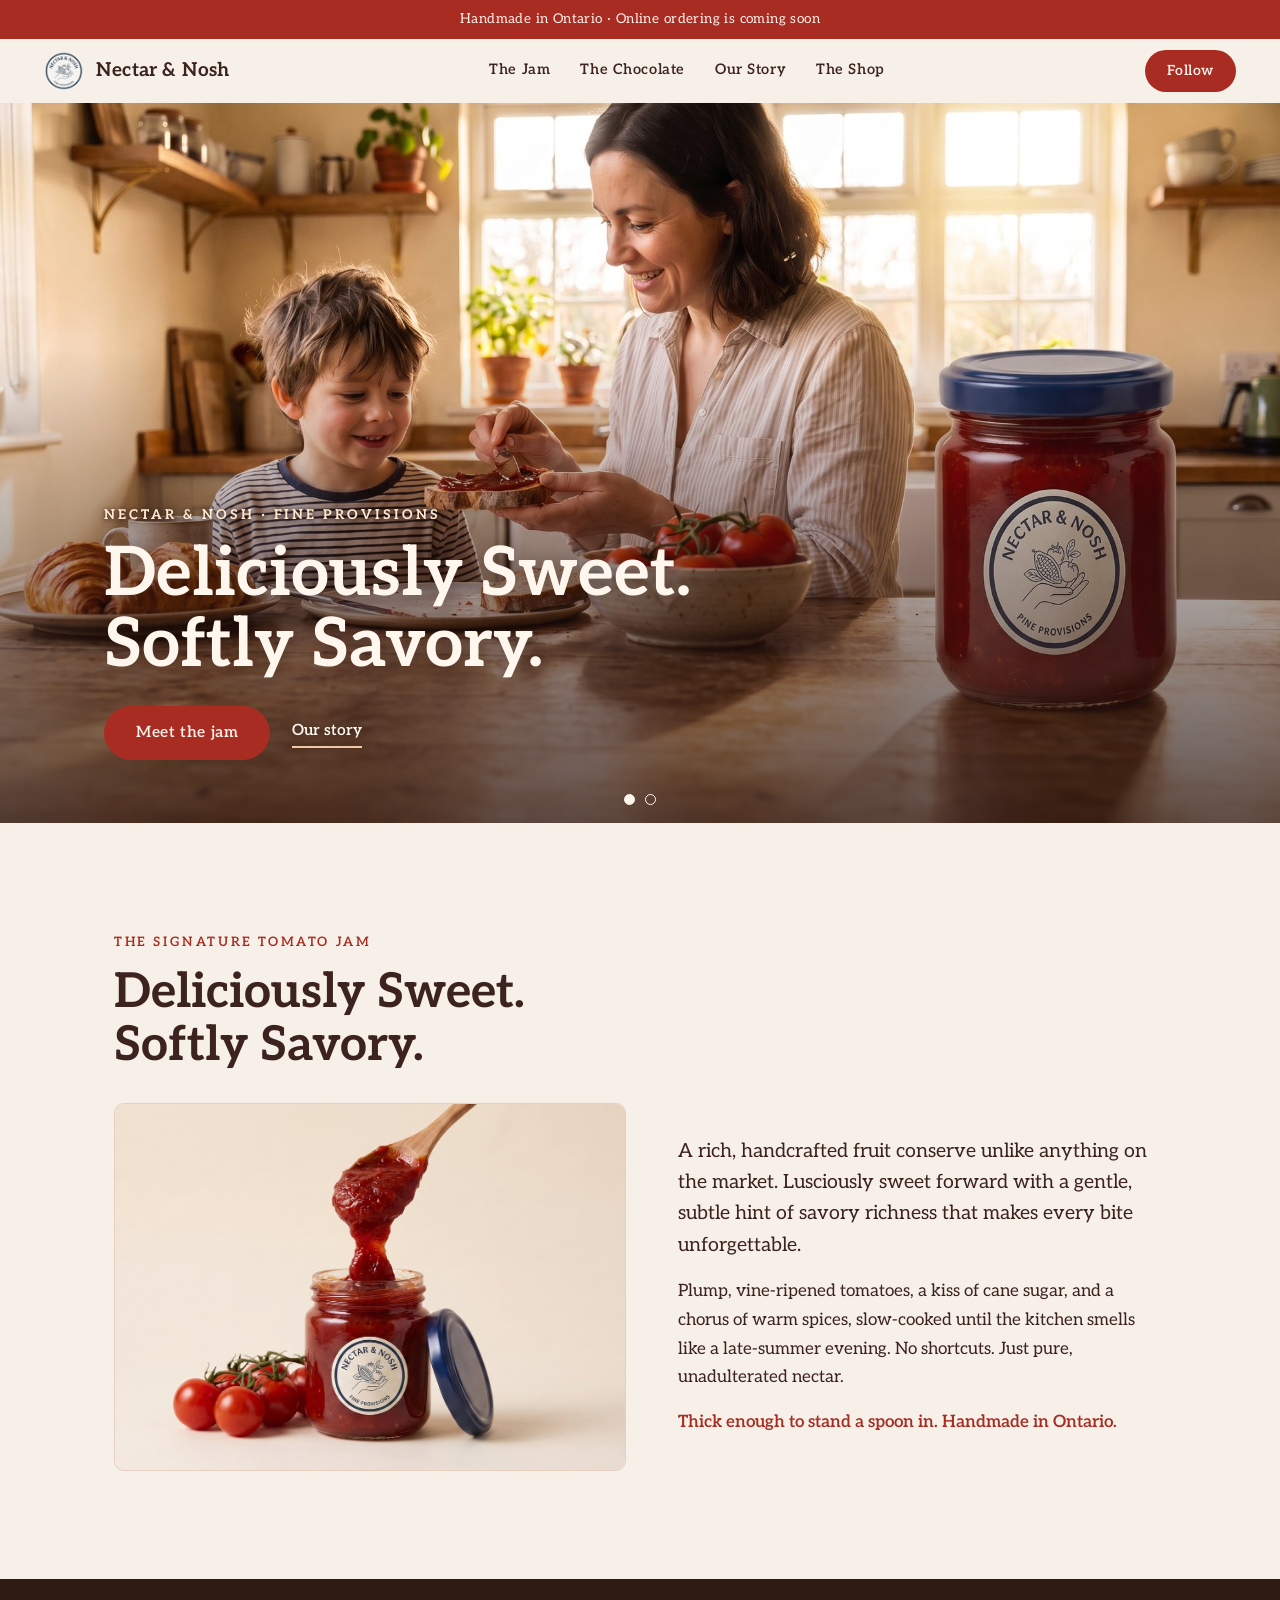
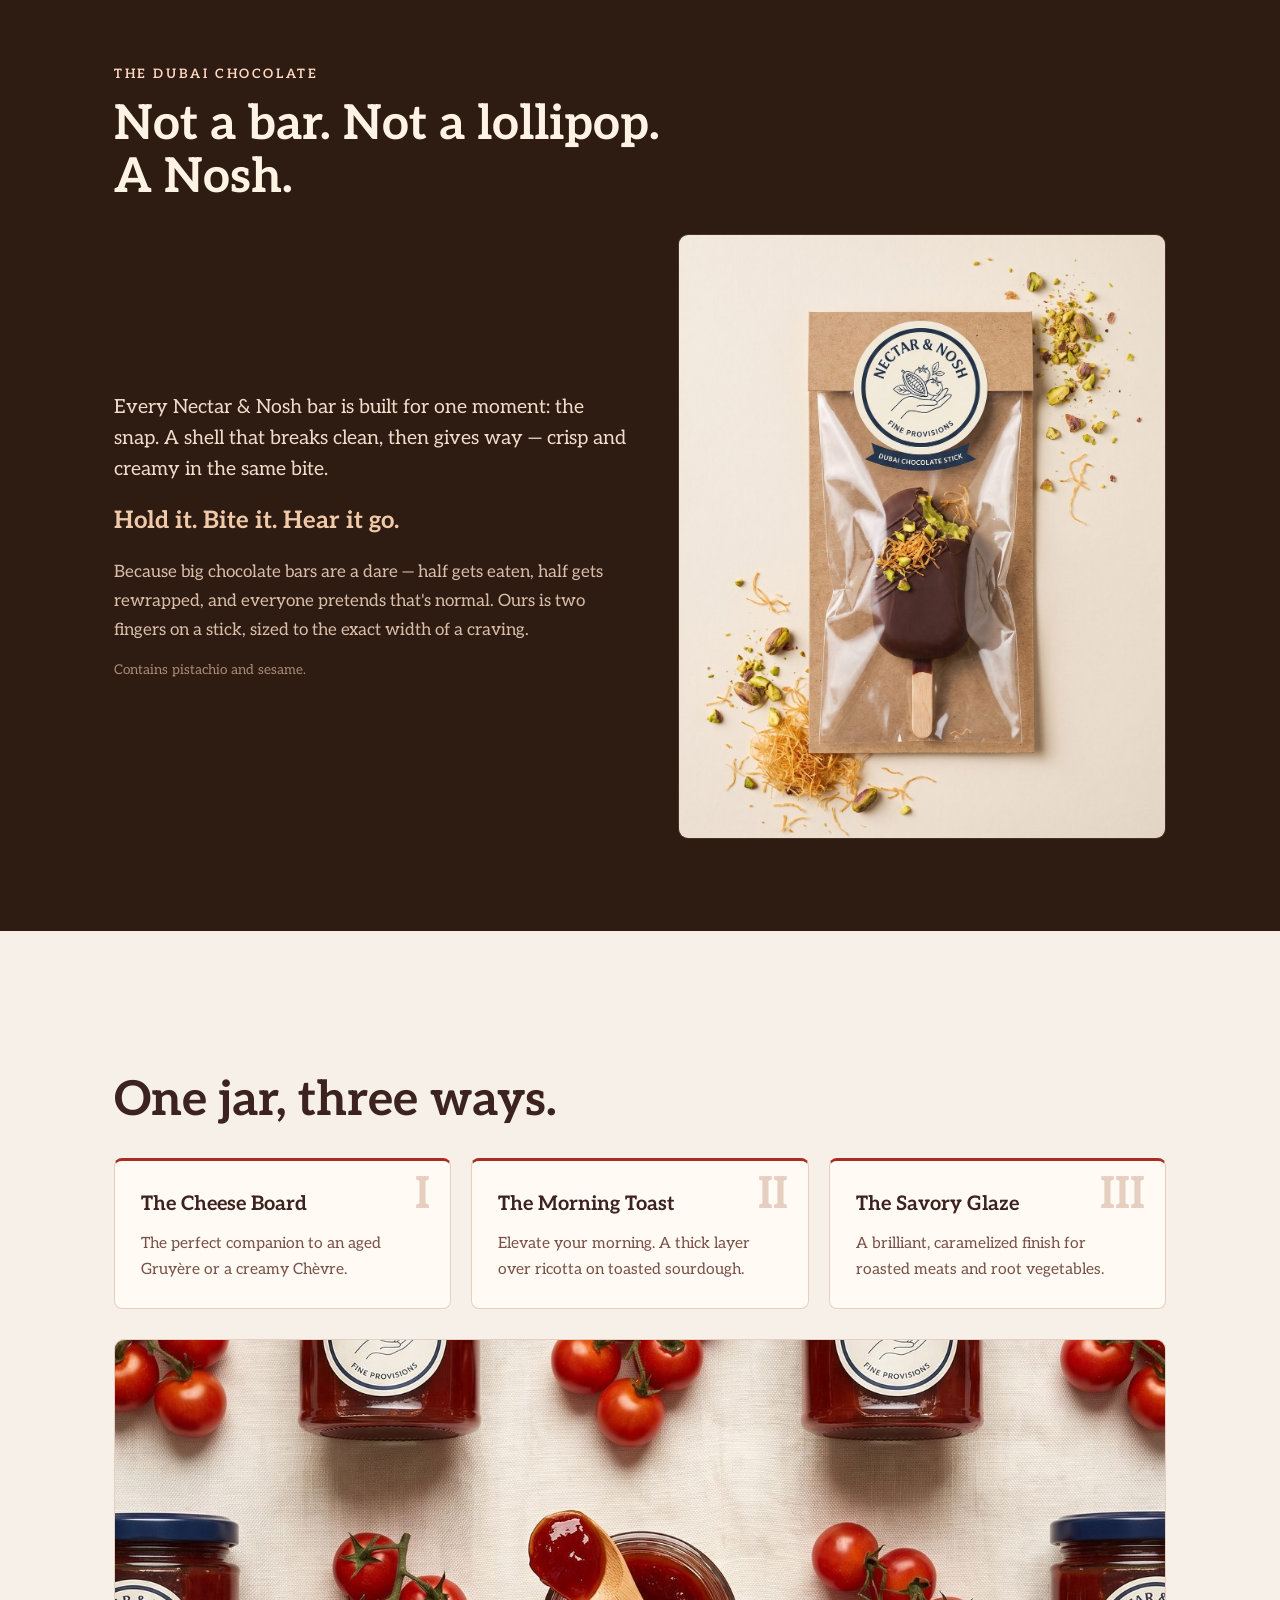
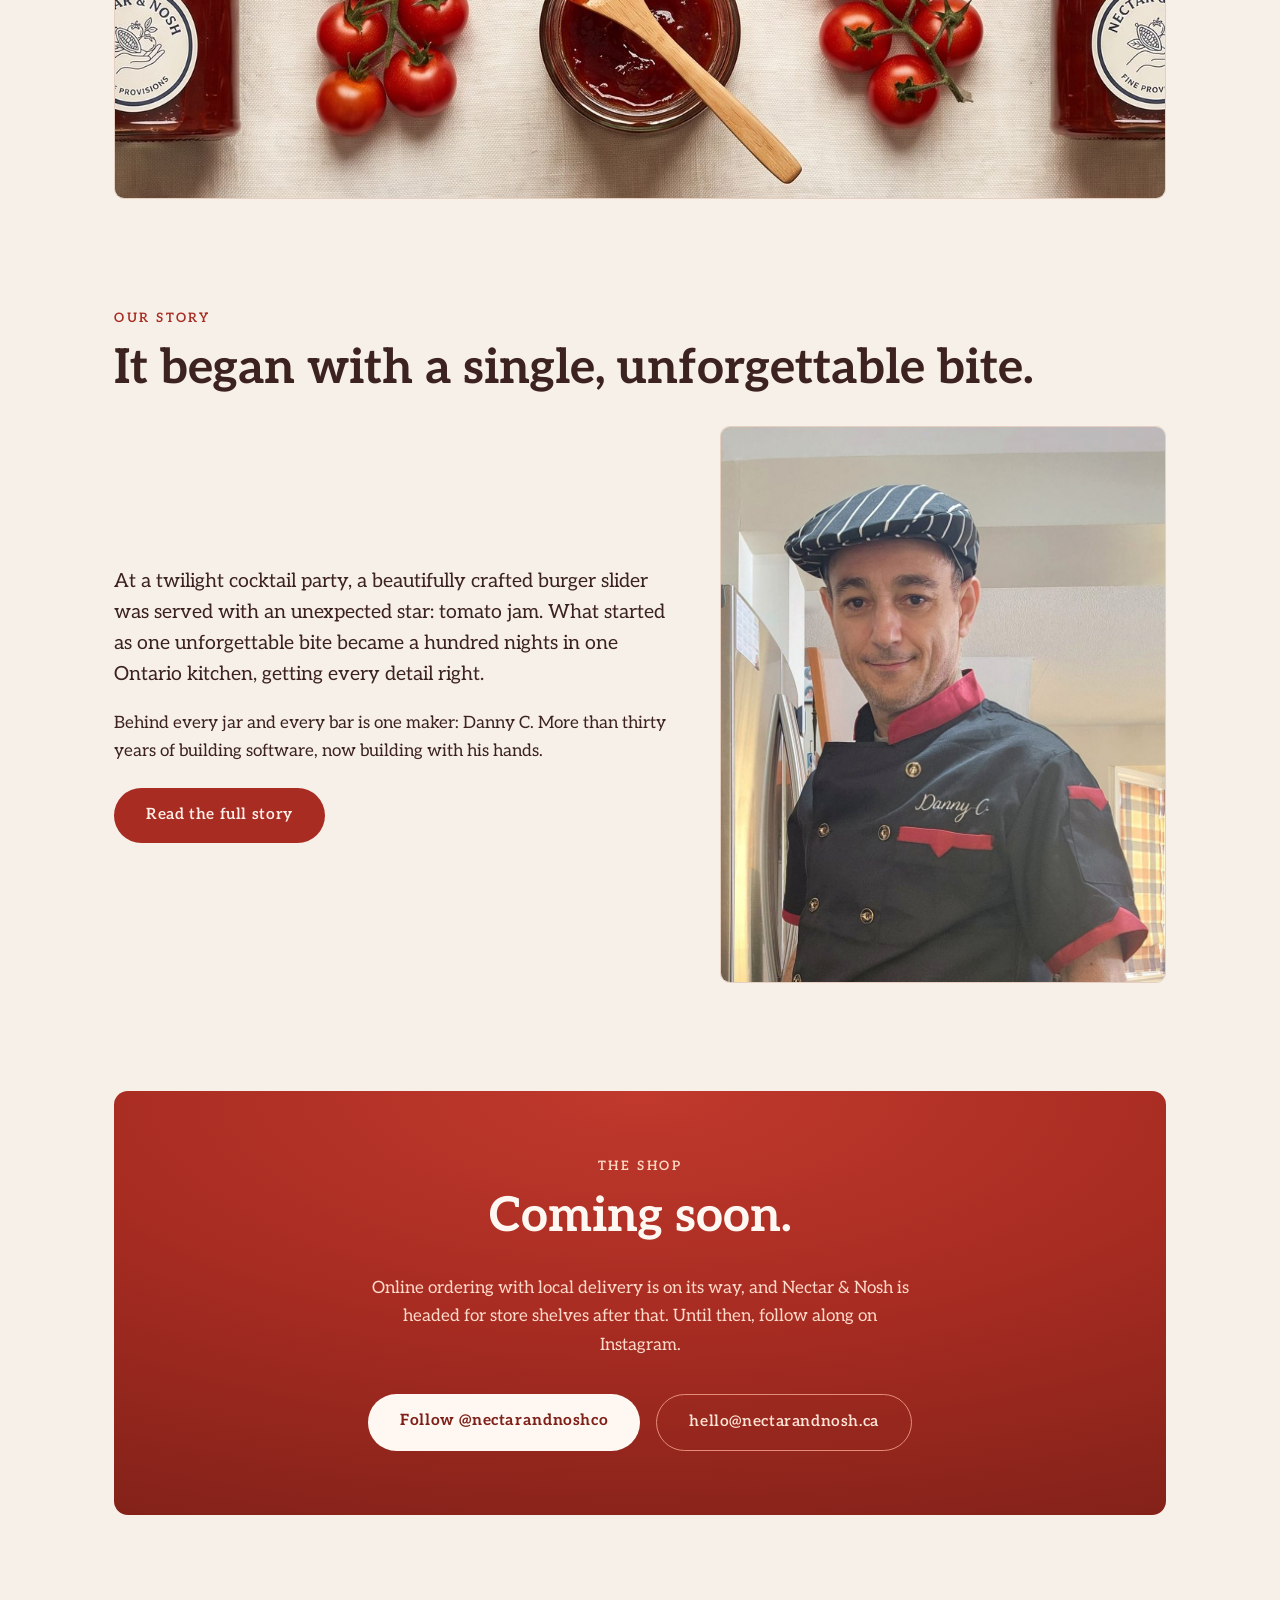
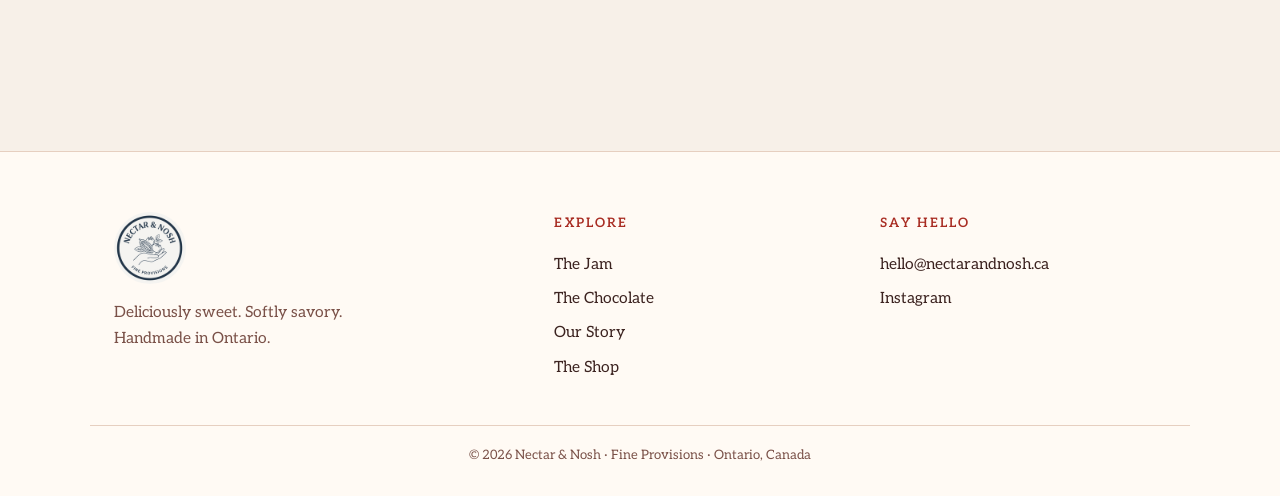
<file: index.html>
<!doctype html>
<html lang="en">
<head>
<meta charset="utf-8">
<meta name="viewport" content="width=device-width, initial-scale=1, viewport-fit=cover">
<title>Nectar &amp; Nosh &middot; Fine Provisions</title>
<meta name="description" content="Handmade tomato jam and Dubai chocolate from an Ontario kitchen. Deliciously sweet, softly savory.">
<link rel="icon" type="image/png" sizes="32x32" href="assets/img/favicon-32.png">
<link rel="apple-touch-icon" href="assets/img/favicon-180.png">
<meta property="og:title" content="Nectar &amp; Nosh &middot; Fine Provisions">
<meta property="og:description" content="Handmade tomato jam and Dubai chocolate from an Ontario kitchen.">
<meta property="og:image" content="assets/img/og.jpg?v=2">
<meta property="og:type" content="website">
<link rel="stylesheet" href="css/main.css?v=6">
</head>
<body>

<!-- ============ announcement + nav ============ -->
<div class="announce">Handmade in Ontario &middot; Online ordering is coming soon</div>
<header class="nav" id="nav">
  <a class="brand" href="#top">
    <img src="assets/img/favicon-180.png" alt="" width="40" height="40">
    <span>Nectar &amp; Nosh</span>
  </a>
  <nav class="links" aria-label="Sections">
    <a href="#jam"><span class="t">The </span>Jam</a>
    <a href="#chocolate"><span class="t">The </span>Chocolate</a>
    <a href="story.html"><span class="t">Our </span>Story</a>
    <a href="#shop"><span class="t">The </span>Shop</a>
  </nav>
  <a class="nav-btn" href="https://www.instagram.com/nectarandnoshco" target="_blank" rel="noopener">Follow</a>
</header>

<!-- ============ hero slider ============ -->
<section class="hero-slider" id="top" aria-label="Nectar &amp; Nosh">
  <div class="slide is-active">
    <picture>
      <source media="(max-width: 760px)" srcset="assets/img/hero-slide-family-m.jpg">
      <img src="assets/img/hero-slide-family.jpg?v=2" alt="A mother spreading thick tomato jam on toast for her son at a sunny breakfast table" fetchpriority="high">
    </picture>
  </div>
  <div class="slide">
    <picture>
      <source media="(max-width: 760px)" srcset="assets/img/hero-slide-bbq-m.jpg">
      <img src="assets/img/hero-slide-bbq.jpg?v=2" alt="A backyard barbecue with a jar of Nectar &amp; Nosh tomato jam beside the buns" loading="lazy">
    </picture>
  </div>
  <div class="hero-ov">
    <div class="hero-ov-inner">
      <p class="hero-eyebrow">Nectar &amp; Nosh &middot; Fine Provisions</p>
      <h1>Deliciously Sweet.<br class="m-br"> Softly Savory.</h1>
      <div class="hero-ctas">
        <a class="hero-btn" href="#jam">Meet the jam</a>
        <a class="hero-link" href="story.html">Our story</a>
      </div>
    </div>
  </div>
  <div class="dots" role="group" aria-label="Hero slides">
    <button class="dot is-active" type="button" aria-label="Show slide 1" aria-current="true"></button>
    <button class="dot" type="button" aria-label="Show slide 2"></button>
  </div>
</section>

<!-- ============ the provisions shelf ============ -->
<main class="shelf">

  <section class="block" id="jam">
    <p class="eyebrow reveal">The Signature Tomato Jam</p>
    <h2 class="reveal">Deliciously Sweet.<br>Softly Savory.</h2>
    <div class="split">
      <figure class="reveal">
        <img src="assets/img/jam-jar-spoon.jpg" width="1200" height="861" alt="An open jar of Nectar &amp; Nosh tomato jam with a wooden spoon lifting a thick scoop" loading="lazy">
      </figure>
      <div class="copy reveal">
        <p class="lede">A rich, handcrafted fruit conserve unlike anything on the market. Lusciously sweet forward with a gentle, subtle hint of savory richness that makes every bite unforgettable.</p>
        <p>Plump, vine-ripened tomatoes, a kiss of cane sugar, and a chorus of warm spices, slow-cooked until the kitchen smells like a late-summer evening. No shortcuts. Just pure, unadulterated nectar.</p>
        <p class="madeline">Thick enough to stand a spoon in. Handmade in Ontario.</p>
      </div>
    </div>
  </section>

  <section class="choc-band" id="chocolate">
    <div class="block choc-inner">
      <p class="eyebrow light reveal">The Dubai Chocolate</p>
      <h2 class="reveal">Not a bar. Not a lollipop.<br>A Nosh.</h2>
      <div class="split flip">
        <figure class="reveal">
          <img src="assets/img/stick-bag.jpg" width="1200" height="1489" alt="Dubai chocolate stick in its cello bag on a kraft card with the Nectar &amp; Nosh sticker" loading="lazy">
        </figure>
        <div class="copy reveal">
          <p class="lede">Every Nectar &amp; Nosh bar is built for one moment: the snap. A shell that breaks clean, then gives way &mdash; crisp and creamy in the same bite.</p>
          <p class="choc-pull">Hold it. Bite it. Hear it go.</p>
          <p>Because big chocolate bars are a dare &mdash; half gets eaten, half gets rewrapped, and everyone pretends that's normal. Ours is two fingers on a stick, sized to the exact width of a craving.</p>
          <p class="fine">Contains pistachio and sesame.</p>
        </div>
      </div>
    </div>
  </section>

  <section class="block pairings">
    <p class="eyebrow reveal">The Pairing Guide</p>
    <h2 class="reveal">One jar, three ways.</h2>
    <div class="cards">
      <article class="card reveal">
        <span class="card-n">I</span>
        <h3>The Cheese Board</h3>
        <p>The perfect companion to an aged Gruy&egrave;re or a creamy Ch&egrave;vre.</p>
      </article>
      <article class="card reveal">
        <span class="card-n">II</span>
        <h3>The Morning Toast</h3>
        <p>Elevate your morning. A thick layer over ricotta on toasted sourdough.</p>
      </article>
      <article class="card reveal">
        <span class="card-n">III</span>
        <h3>The Savory Glaze</h3>
        <p>A brilliant, caramelized finish for roasted meats and root vegetables.</p>
      </article>
    </div>
    <figure class="wide reveal">
      <img src="assets/img/flatlay.jpg" width="1400" height="1737" alt="Top-down pattern of jam jars and vine tomatoes on cream linen" loading="lazy">
    </figure>
  </section>

  <section class="block story" id="story">
    <p class="eyebrow reveal">Our Story</p>
    <h2 class="reveal">It began with a single, unforgettable bite.</h2>
    <div class="story-grid">
      <div class="prose reveal">
        <p class="lede">At a twilight cocktail party, a beautifully crafted burger slider was served with an unexpected star: tomato jam. What started as one unforgettable bite became a hundred nights in one Ontario kitchen, getting every detail right.</p>
        <p>Behind every jar and every bar is one maker: Danny C. More than thirty years of building software, now building with his hands.</p>
        <a class="hero-btn story-btn" href="story.html">Read the full story</a>
      </div>
      <figure class="reveal story-fig">
        <img src="assets/img/dany-chef.jpg" width="900" height="1124" alt="Danny C., the maker behind Nectar &amp; Nosh, in his chef jacket" loading="lazy">
      </figure>
    </div>
  </section>

  <section class="block" id="shop">
    <div class="shop-panel reveal">
      <p class="eyebrow light">The Shop</p>
      <h2>Coming soon.</h2>
      <p class="shop-lead">Online ordering with local delivery is on its way, and Nectar &amp; Nosh is headed for store shelves after that. Until then, follow along on Instagram.</p>
      <div class="shop-actions">
        <a class="btn" href="https://www.instagram.com/nectarandnoshco" target="_blank" rel="noopener">Follow @nectarandnoshco</a>
        <a class="btn ghost" href="mailto:hello@nectarandnosh.ca">hello@nectarandnosh.ca</a>
      </div>
    </div>
  </section>

</main>

<footer>
  <div class="foot-grid">
    <div class="foot-brand">
      <img src="assets/img/favicon-180.png" alt="" width="72" height="72">
      <p>Deliciously sweet. Softly savory.<br>Handmade in Ontario.</p>
    </div>
    <div class="foot-col">
      <h4>Explore</h4>
      <a href="#jam">The Jam</a>
      <a href="#chocolate">The Chocolate</a>
      <a href="story.html">Our Story</a>
      <a href="#shop">The Shop</a>
    </div>
    <div class="foot-col">
      <h4>Say hello</h4>
      <a href="mailto:hello@nectarandnosh.ca">hello@nectarandnosh.ca</a>
      <a href="https://www.instagram.com/nectarandnoshco" target="_blank" rel="noopener">Instagram</a>
    </div>
  </div>
  <p class="foot-legal">&copy; 2026 Nectar &amp; Nosh &middot; Fine Provisions &middot; Ontario, Canada</p>
</footer>

<script src="js/main.js?v=7"></script>
</body>
</html>
</file>
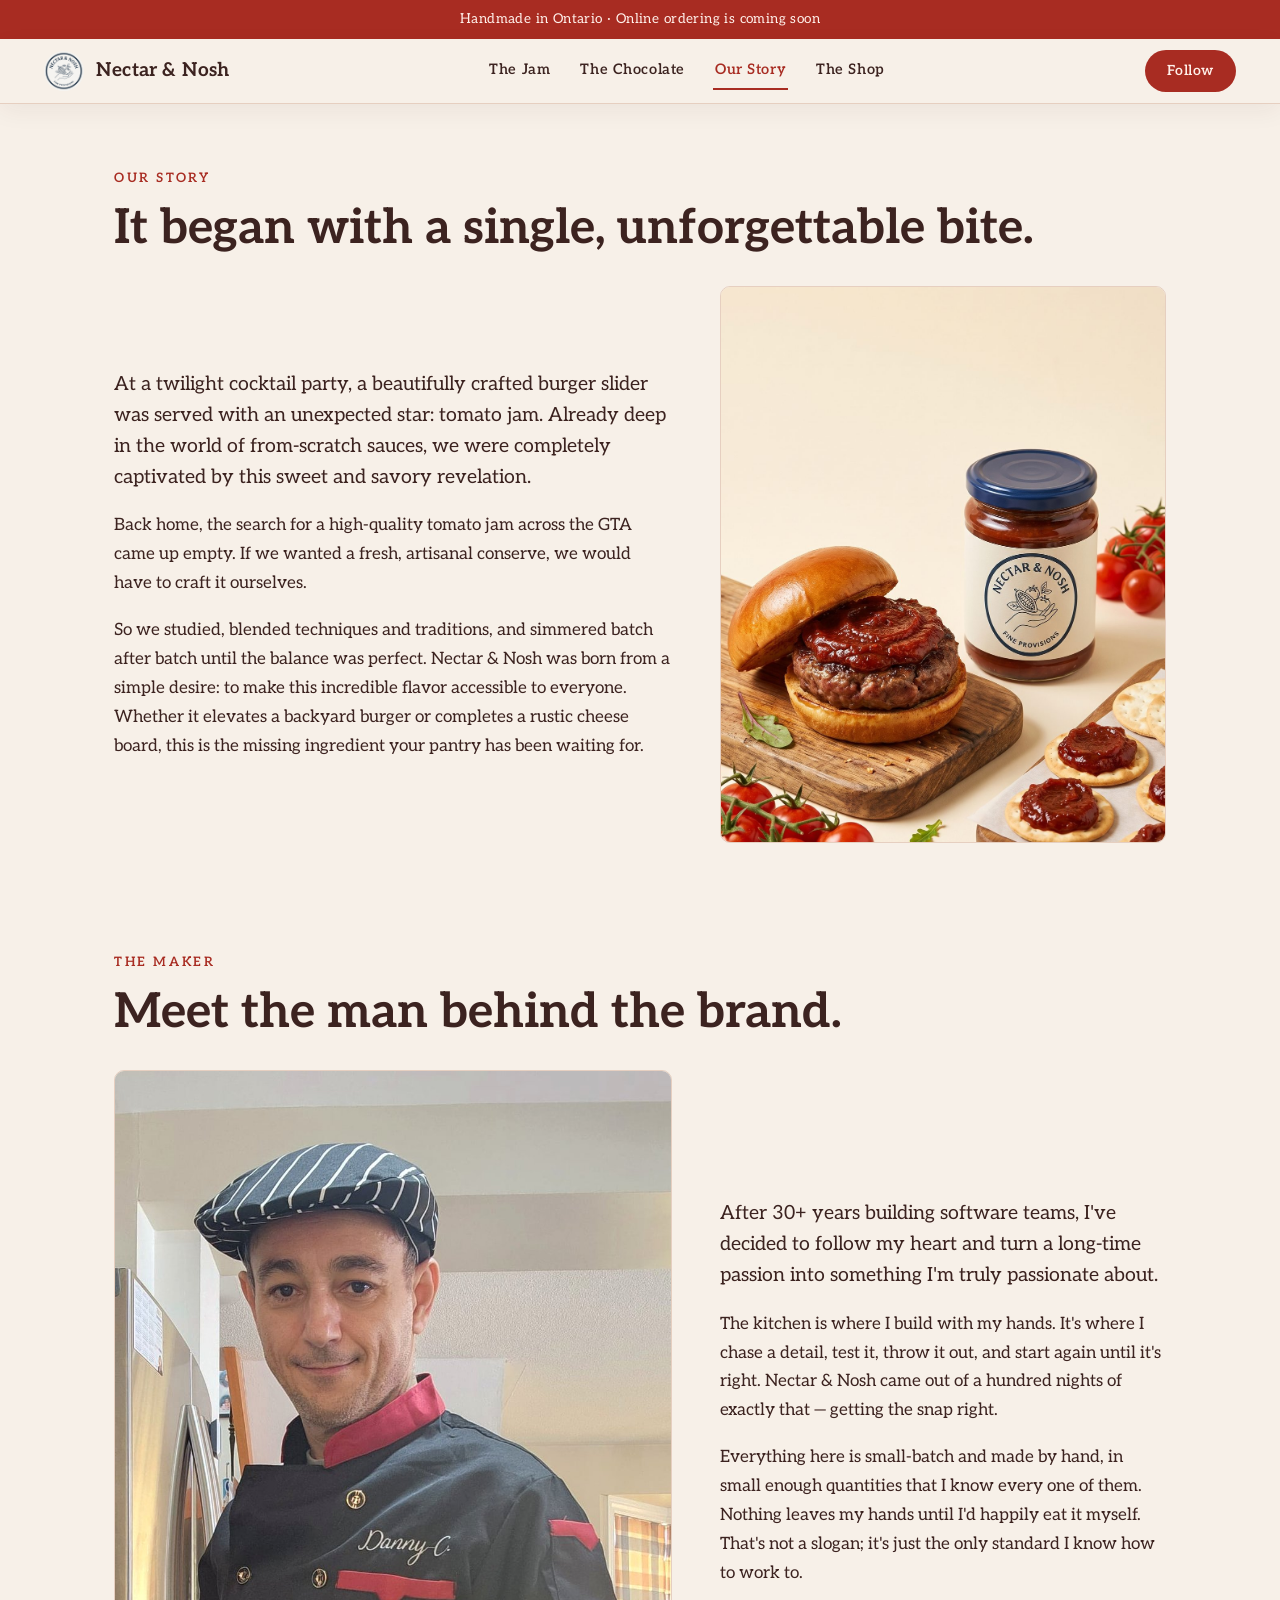
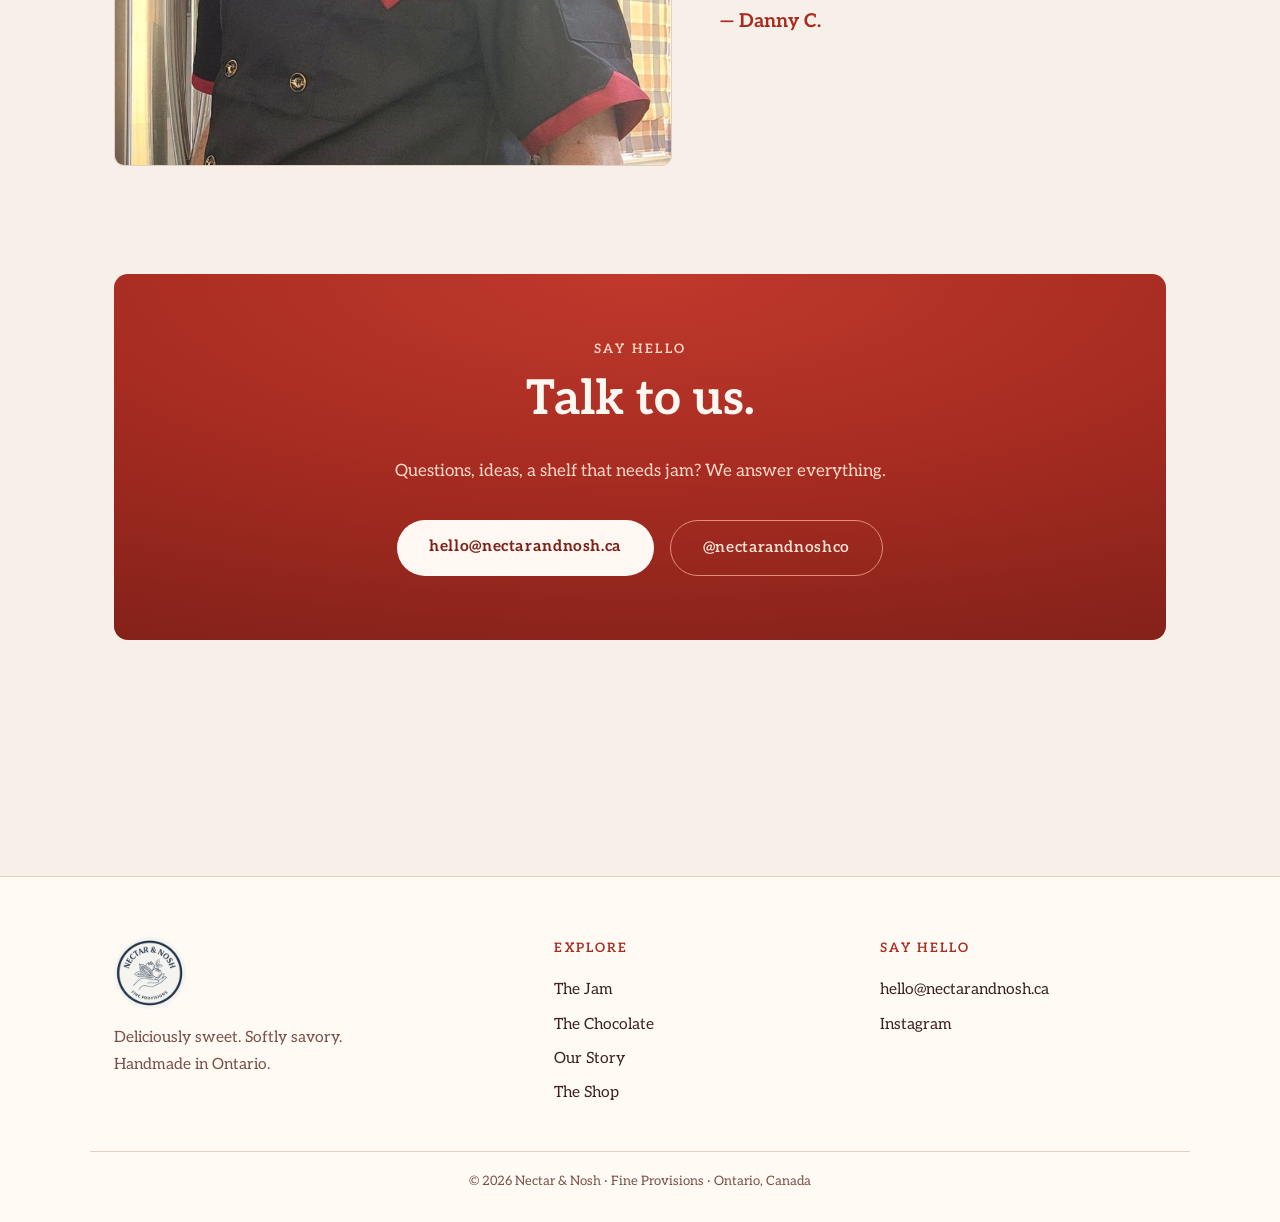
<file: story.html>
<!doctype html>
<html lang="en">
<head>
<meta charset="utf-8">
<meta name="viewport" content="width=device-width, initial-scale=1, viewport-fit=cover">
<title>Our Story &middot; Nectar &amp; Nosh</title>
<meta name="description" content="How one unforgettable bite became Nectar &amp; Nosh, and the maker behind every jar.">
<link rel="icon" type="image/png" sizes="32x32" href="assets/img/favicon-32.png">
<link rel="apple-touch-icon" href="assets/img/favicon-180.png">
<meta property="og:title" content="Our Story &middot; Nectar &amp; Nosh">
<meta property="og:description" content="How one unforgettable bite became Nectar &amp; Nosh, and the maker behind every jar.">
<meta property="og:image" content="assets/img/og.jpg?v=2">
<meta property="og:type" content="website">
<link rel="stylesheet" href="css/main.css?v=6">
</head>
<body>

<div class="announce">Handmade in Ontario &middot; Online ordering is coming soon</div>
<header class="nav solid" id="nav">
  <a class="brand" href="index.html">
    <img src="assets/img/favicon-180.png" alt="" width="40" height="40">
    <span>Nectar &amp; Nosh</span>
  </a>
  <nav class="links" aria-label="Sections">
    <a href="index.html#jam"><span class="t">The </span>Jam</a>
    <a href="index.html#chocolate"><span class="t">The </span>Chocolate</a>
    <a href="story.html" aria-current="page"><span class="t">Our </span>Story</a>
    <a href="index.html#shop"><span class="t">The </span>Shop</a>
  </nav>
  <a class="nav-btn" href="https://www.instagram.com/nectarandnoshco" target="_blank" rel="noopener">Follow</a>
</header>

<main class="shelf page-top">

  <section class="block">
    <p class="eyebrow reveal">Our Story</p>
    <h1 class="reveal">It began with a single, unforgettable bite.</h1>
    <div class="story-grid">
      <div class="prose reveal">
        <p class="lede">At a twilight cocktail party, a beautifully crafted burger slider was served with an unexpected star: tomato jam. Already deep in the world of from-scratch sauces, we were completely captivated by this sweet and savory revelation.</p>
        <p>Back home, the search for a high-quality tomato jam across the GTA came up empty. If we wanted a fresh, artisanal conserve, we would have to craft it ourselves.</p>
        <p>So we studied, blended techniques and traditions, and simmered batch after batch until the balance was perfect. Nectar &amp; Nosh was born from a simple desire: to make this incredible flavor accessible to everyone. Whether it elevates a backyard burger or completes a rustic cheese board, this is the missing ingredient your pantry has been waiting for.</p>
      </div>
      <figure class="reveal story-fig">
        <img src="assets/img/story-slider.jpg" width="1100" height="1375" alt="A burger slider with a thick layer of tomato jam, the jar and crackers beside it" loading="lazy">
      </figure>
    </div>
  </section>

  <section class="block">
    <p class="eyebrow reveal">The Maker</p>
    <h2 class="reveal">Meet the man behind the brand.</h2>
    <div class="story-grid maker-grid">
      <figure class="reveal story-fig">
        <img src="assets/img/dany-chef.jpg" width="900" height="1124" alt="Danny C., the maker behind Nectar &amp; Nosh, in his chef jacket" loading="lazy">
      </figure>
      <div class="prose reveal">
        <p class="lede">After 30+ years building software teams, I've decided to follow my heart and turn a long-time passion into something I'm truly passionate about.</p>
        <p>The kitchen is where I build with my hands. It's where I chase a detail, test it, throw it out, and start again until it's right. Nectar &amp; Nosh came out of a hundred nights of exactly that &mdash; getting the snap right.</p>
        <p>Everything here is small-batch and made by hand, in small enough quantities that I know every one of them. Nothing leaves my hands until I'd happily eat it myself. That's not a slogan; it's just the only standard I know how to work to.</p>
        <p class="signature">&mdash; Danny C.</p>
      </div>
    </div>
  </section>

  <section class="block">
    <div class="shop-panel reveal">
      <p class="eyebrow light">Say Hello</p>
      <h2>Talk to us.</h2>
      <p class="shop-lead">Questions, ideas, a shelf that needs jam? We answer everything.</p>
      <div class="shop-actions">
        <a class="btn" href="mailto:hello@nectarandnosh.ca">hello@nectarandnosh.ca</a>
        <a class="btn ghost" href="https://www.instagram.com/nectarandnoshco" target="_blank" rel="noopener">@nectarandnoshco</a>
      </div>
    </div>
  </section>

</main>

<footer>
  <div class="foot-grid">
    <div class="foot-brand">
      <img src="assets/img/favicon-180.png" alt="" width="72" height="72">
      <p>Deliciously sweet. Softly savory.<br>Handmade in Ontario.</p>
    </div>
    <div class="foot-col">
      <h4>Explore</h4>
      <a href="index.html#jam">The Jam</a>
      <a href="index.html#chocolate">The Chocolate</a>
      <a href="story.html">Our Story</a>
      <a href="index.html#shop">The Shop</a>
    </div>
    <div class="foot-col">
      <h4>Say hello</h4>
      <a href="mailto:hello@nectarandnosh.ca">hello@nectarandnosh.ca</a>
      <a href="https://www.instagram.com/nectarandnoshco" target="_blank" rel="noopener">Instagram</a>
    </div>
  </div>
  <p class="foot-legal">&copy; 2026 Nectar &amp; Nosh &middot; Fine Provisions &middot; Ontario, Canada</p>
</footer>

<script src="js/main.js?v=7"></script>
</body>
</html>
</file>
<file: css/main.css>
/* Nectar & Nosh - Market Red theme, split hero */
@font-face { font-family: 'Aleo'; src: url(../assets/fonts/Aleo-Light.ttf) format('truetype'); font-weight: 300; font-display: swap; }
@font-face { font-family: 'Aleo'; src: url(../assets/fonts/Aleo-Regular.ttf) format('truetype'); font-weight: 400; font-display: swap; }
@font-face { font-family: 'Aleo'; src: url(../assets/fonts/Aleo-SemiBold.ttf) format('truetype'); font-weight: 600; font-display: swap; }
@font-face { font-family: 'Aleo'; src: url(../assets/fonts/Aleo-Bold.ttf) format('truetype'); font-weight: 700; font-display: swap; }

:root {
  --bg: #f7f0e8;
  --ink: #3c2320;
  --soft: #7a5148;
  --acc: #a82c22;
  --acc-deep: #7e2018;
  --acc-ink: #fff0ea;
  --card: #fffaf4;
  --line: #e6cfc0;
  --nav-h: 64px;
}
* { box-sizing: border-box; margin: 0; padding: 0; }
html { scroll-behavior: smooth; scroll-padding-top: calc(var(--nav-h) + 10px); }
/* the logo should return to the true top, not stop under the sticky header */
#top { scroll-margin-top: calc(-1 * (var(--nav-h) + 10px)); }
body {
  font-family: 'Aleo', Georgia, serif;
  font-size: 17px;
  line-height: 1.7;
  color: var(--ink);
  background: var(--bg);
}
img { max-width: 100%; height: auto; display: block; }
a { color: var(--acc); text-underline-offset: 3px; }
a:focus-visible { outline: 2px solid var(--acc); outline-offset: 3px; border-radius: 2px; }

/* ---------- announcement bar ---------- */
.announce {
  background: var(--acc);
  color: var(--acc-ink);
  font-size: 13.5px;
  letter-spacing: .03em;
  display: flex; align-items: center; justify-content: center;
  padding: 8px 16px; text-align: center;
}
.announce a { color: #ffd9c4; text-decoration: none; font-weight: 600; margin-left: 4px; }
.announce a:hover { text-decoration: underline; }

/* ---------- nav ---------- */
.nav {
  position: sticky; top: 0; z-index: 50;
  height: var(--nav-h);
  display: flex; align-items: center; gap: 28px;
  padding: 0 clamp(16px, 4vw, 44px);
  background: var(--bg);
  transition: box-shadow .3s ease;
}
.nav.solid { box-shadow: 0 1px 0 var(--line), 0 8px 24px rgba(60, 35, 32, .06); }
.brand {
  display: flex; align-items: center; gap: 12px;
  text-decoration: none; color: var(--ink); font-weight: 700; font-size: 19px;
  letter-spacing: .01em; flex: none;
}
.brand img { width: 40px; height: 40px; border-radius: 50%; }
.links { display: flex; gap: 26px; margin: 0 auto; }
.links a {
  text-decoration: none; color: var(--ink); font-weight: 600; font-size: 14.5px;
  letter-spacing: .04em; padding: 6px 2px; border-bottom: 2px solid transparent;
  white-space: nowrap;
}
.links a:hover { border-bottom-color: var(--acc); }
.links a[aria-current] { border-bottom-color: var(--acc); color: var(--acc); }
.nav-btn {
  flex: none;
  background: var(--acc); color: var(--acc-ink); text-decoration: none;
  font-weight: 600; font-size: 14px; letter-spacing: .04em;
  padding: 9px 22px; border-radius: 999px;
}
.nav-btn:hover { background: var(--acc-deep); }

/* ---------- hero slider ---------- */
.hero-slider {
  position: relative;
  height: clamp(500px, 80svh, 840px);
  overflow: hidden;
  background: #2a1c18;
}
.hero-slider .slide {
  position: absolute; inset: 0; opacity: 0;
  transition: opacity 1.1s ease;
}
.hero-slider .slide.is-active { opacity: 1; }
.hero-slider .slide img, .hero-slider .slide picture { width: 100%; height: 100%; display: block; }
.hero-slider .slide img { object-fit: cover; object-position: center 45%; }
.hero-ov {
  position: absolute; inset: 0; z-index: 5;
  display: flex; align-items: flex-end;
  background: linear-gradient(rgba(40,20,15,0) 34%, rgba(40,20,15,.30) 58%, rgba(40,20,15,.74));
  pointer-events: none;
}
.hero-ov-inner {
  width: 100%; max-width: 1160px; margin: 0 auto;
  padding: 0 clamp(20px, 4vw, 44px) clamp(44px, 7vh, 84px);
  pointer-events: auto;
}
.hero-eyebrow {
  font-weight: 700; font-size: 13.5px; letter-spacing: .22em; text-transform: uppercase;
  color: #ffe9d2; margin-bottom: 12px;
  text-shadow: 0 1px 4px rgba(40,20,15,.85), 0 2px 14px rgba(40,20,15,.6);
}
.hero-ov h1 {
  font-weight: 700; font-size: clamp(38px, 5.4vw, 68px); line-height: 1.05;
  color: #fff6ee; text-wrap: balance; text-shadow: 0 2px 22px rgba(40,20,15,.55);
}
.hero-ctas { margin-top: 24px; display: flex; align-items: center; gap: 22px; flex-wrap: wrap; }
.hero-btn {
  display: inline-block; background: var(--acc); color: var(--acc-ink); text-decoration: none;
  font-weight: 600; font-size: 15.5px; letter-spacing: .04em;
  padding: 14px 32px; border-radius: 999px;
}
.hero-btn:hover { background: var(--acc-deep); }
.hero-link {
  font-weight: 600; font-size: 15.5px; color: #fff6ee; text-decoration: none;
  border-bottom: 2px solid #f0c9a8; padding-bottom: 2px; text-shadow: 0 1px 12px rgba(40,20,15,.5);
}
.hero-link:hover { color: #f0c9a8; }
.dots {
  position: absolute; z-index: 6; bottom: 18px; left: 50%; transform: translateX(-50%);
  display: flex; gap: 10px;
}
.dot {
  width: 11px; height: 11px; border-radius: 50%; border: 1.5px solid #fff6ee;
  background: transparent; cursor: pointer; padding: 0;
}
.dot.is-active { background: #fff6ee; }
.dot:focus-visible { outline: 2px solid #f0c9a8; outline-offset: 3px; }

/* entrance choreography */
.hero-ov-inner > * { opacity: 0; transform: translateY(18px); }
body.loaded .hero-ov-inner > * {
  animation: rise .9s cubic-bezier(.2, .65, .25, 1) forwards;
}
body.loaded .hero-ov-inner > *:nth-child(1) { animation-delay: .1s; }
body.loaded .hero-ov-inner > *:nth-child(2) { animation-delay: .22s; }
body.loaded .hero-ov-inner > *:nth-child(3) { animation-delay: .38s; }
@keyframes rise { to { opacity: 1; transform: none; } }
@media (prefers-reduced-motion: reduce) {
  .hero-ov-inner > * { opacity: 1; transform: none; animation: none !important; }
  .hero-slider .slide { transition: none; }
}

/* ---------- reveal ---------- */
.reveal { opacity: 0; transform: translateY(24px); transition: opacity .8s ease, transform .8s ease; }
.reveal.in { opacity: 1; transform: none; }
@media (prefers-reduced-motion: reduce) {
  html { scroll-behavior: auto; }
  .reveal { opacity: 1; transform: none; transition: none; }
}

/* ---------- shelf ---------- */
.block { max-width: 1100px; margin: 0 auto; padding: 108px 24px 0; }
.block:last-child { padding-bottom: 118px; }

.eyebrow {
  font-weight: 600; font-size: 13px; letter-spacing: .2em; text-transform: uppercase;
  color: var(--acc); margin-bottom: 14px;
}
.eyebrow.light { color: #ffd9c4; }
h2, .shelf h1 {
  font-weight: 700; font-size: clamp(32px, 4.8vw, 48px); line-height: 1.1;
  text-wrap: balance; margin-bottom: 30px;
}
.lede { font-size: 19.5px; line-height: 1.6; }
.copy p + p { margin-top: 16px; }

.split { display: grid; grid-template-columns: 1.05fr 1fr; gap: 52px; align-items: center; }
.split.flip figure { order: 2; }
.split figure img { border-radius: 10px; border: 1px solid var(--line); }

.pricecard {
  margin-top: 26px; background: var(--card); border: 1px solid var(--line);
  border-left: 4px solid var(--acc); border-radius: 8px; padding: 18px 24px;
}
.p-main { font-weight: 700; font-size: 32px; color: var(--acc); line-height: 1.2; }
.p-main span { font-weight: 400; font-size: 16px; color: var(--soft); }
.p-sub { font-weight: 600; font-size: 15.5px; margin-top: 4px; }
.p-fine { font-size: 13.5px; color: var(--soft); margin-top: 6px; }

/* chocolate dark band */
.choc-band { background: #2e1b12; color: #f6e8da; margin-top: 108px; }
.choc-band .choc-inner { padding-top: 84px; padding-bottom: 92px; }
.choc-band h2 { color: #fff3e6; }
.choc-band .copy p { color: #d9bda9; }
.choc-band .copy .lede { color: #f0dccb; }
.choc-band .split figure img { border-color: #4a3123; }
.choc-pull { font-weight: 700; font-size: 24px; color: #f0c9a8 !important; }
.choc-band .fine { font-size: 13.5px; color: #a98b76 !important; margin-top: 14px; }
.choc-band + .block { padding-top: 108px; }

/* misc */
.madeline { margin-top: 18px; font-weight: 600; color: var(--acc); }
.story-btn { margin-top: 22px; }
.signature { font-weight: 700; font-size: 19px; color: var(--acc); margin-top: 18px; }
.maker-grid { grid-template-columns: 1fr 1.35fr; }
.page-top .block:first-child { padding-top: 64px; }

/* pairing cards */
.cards { display: grid; grid-template-columns: repeat(3, 1fr); gap: 20px; margin-bottom: 30px; }
.card {
  position: relative;
  background: var(--card); border: 1px solid var(--line); border-top: 3px solid var(--acc);
  border-radius: 8px; padding: 26px 26px 24px; overflow: hidden;
}
.card-n {
  position: absolute; top: 12px; right: 20px;
  font-weight: 700; font-size: 44px; color: var(--line); line-height: 1;
}
.card h3 { font-weight: 700; font-size: 20px; margin-bottom: 10px; }
.card p { font-size: 15.5px; color: var(--soft); }
.wide img { border-radius: 10px; border: 1px solid var(--line); }
@media (min-width: 761px) {
  .pairings .wide img { width: 100%; aspect-ratio: 16 / 7; object-fit: cover; object-position: center 42%; }
}

/* story */
.story-grid { display: grid; grid-template-columns: 1.25fr 1fr; gap: 48px; align-items: center; }
.story-fig img { border-radius: 10px; border: 1px solid var(--line); }
.prose { max-width: 66ch; }
.prose p + p { margin-top: 18px; }

/* shop panel */
.shop-panel {
  background: radial-gradient(120% 120% at 50% 0%, #c0392c 0%, var(--acc) 45%, var(--acc-deep) 100%);
  color: var(--acc-ink); border-radius: 14px;
  padding: 64px 48px; text-align: center;
}
.shop-panel h2 { color: #fff8f2; }
.shop-lead { max-width: 54ch; margin: 0 auto; color: #ffd9c9; }
.shop-actions { margin-top: 34px; display: flex; gap: 16px; justify-content: center; flex-wrap: wrap; }
.btn {
  display: inline-block; background: #fff8f2; color: var(--acc-deep); text-decoration: none;
  font-weight: 700; font-size: 15.5px; letter-spacing: .04em;
  padding: 14px 32px; border-radius: 999px;
}
.btn:hover { background: #ffe9dc; }
.btn.ghost { background: transparent; border: 1.5px solid #e58d77; color: #ffe4d6; font-weight: 600; }
.btn.ghost:hover { border-color: #fff; color: #fff; background: transparent; }
.btn:focus-visible { outline: 2px solid #fff8f2; outline-offset: 3px; }

/* footer */
footer { margin-top: 118px; background: var(--card); border-top: 1px solid var(--line); }
.foot-grid {
  max-width: 1100px; margin: 0 auto; padding: 60px 24px 40px;
  display: grid; grid-template-columns: 1.4fr 1fr 1fr; gap: 40px;
}
.foot-brand img { border-radius: 50%; margin-bottom: 16px; }
.foot-brand p { color: var(--soft); font-size: 15.5px; }
.foot-col h4 {
  font-weight: 600; font-size: 13px; letter-spacing: .18em; text-transform: uppercase;
  color: var(--acc); margin-bottom: 14px;
}
.foot-col a {
  display: block; color: var(--ink); text-decoration: none;
  font-size: 15.5px; padding: 4px 0;
}
.foot-col a:hover { color: var(--acc); }
.foot-legal {
  max-width: 1100px; margin: 0 auto; padding: 18px 24px 30px;
  border-top: 1px solid var(--line);
  color: var(--soft); font-size: 13px; text-align: center;
}

/* ---------- responsive ---------- */
/* Narrow nav, in stages: the "The/Our" prefixes go first, then the wordmark,
   so the four section links always stay on screen. No hamburger, nothing hidden. */
@media (max-width: 860px) {
  .nav { gap: 18px; }
  .links .t { display: none; }
  .links {
    margin: 0 auto;
    overflow-x: auto; scrollbar-width: none; -ms-overflow-style: none;
    -webkit-overflow-scrolling: touch;
  }
  .links::-webkit-scrollbar { display: none; }
  .links a { padding: 10px 0; }
  /* weight carries the current page where the underline would float below the text */
  .links a[aria-current] { border-bottom-color: transparent; font-weight: 700; }
  .nav-btn { padding: 11px 20px; }
}
@media (max-width: 620px) {
  .nav { gap: 14px; padding: 0 14px; }
  .brand span { display: none; }
  .links { gap: 16px; }
  .links a { font-size: 13.5px; letter-spacing: .02em; }
  .nav-btn { padding: 11px 15px; font-size: 13.5px; }
}
@media (max-width: 400px) {
  .nav { gap: 10px; }
  .links { gap: 13px; }
  .links a { font-size: 13px; }
  .nav-btn { padding: 11px 13px; font-size: 13px; }
}
@media (max-width: 359px) {
  .nav { gap: 8px; padding: 0 10px; }
  .links { gap: 10px; }
  .links a { font-size: 12.5px; }
  .nav-btn { padding: 10px 11px; font-size: 12.5px; }
}
@media (max-width: 760px) {
  body { font-size: 16px; }
  /* width must be definite, or min-height drives the WIDTH through aspect-ratio:
     that pushed the document past the viewport on small phones and left half the
     screen blank in landscape */
  .hero-slider { width: 100%; height: auto; aspect-ratio: 4 / 5; max-height: 88svh; min-height: 440px; }
  .hero-slider .slide img { object-position: center; }
  .hero-ov h1 { font-size: 30px; }
  .hero-eyebrow { font-size: 11.5px; margin-bottom: 8px; }
  .hero-ov-inner { padding-bottom: 54px; }
  .hero-ctas { margin-top: 14px; }
  .hero-btn { padding: 11px 24px; font-size: 14px; }
  .hero-link { display: none; }
  .hero { grid-template-columns: 1fr; min-height: 0; padding-top: 26px; gap: 30px; }
  .hero-copy h1 { font-size: clamp(38px, 10.5vw, 48px); }
  .split, .split.flip { grid-template-columns: 1fr; gap: 28px; }
  .split.flip figure { order: 0; }
  .cards { grid-template-columns: 1fr; }
  .story-grid { grid-template-columns: 1fr; gap: 28px; }
  .block { padding-top: 84px; }
  .shop-panel { padding: 44px 24px; }
  .foot-grid { grid-template-columns: 1fr; gap: 30px; }
  .announce { font-size: 12.5px; }
}
</file>
